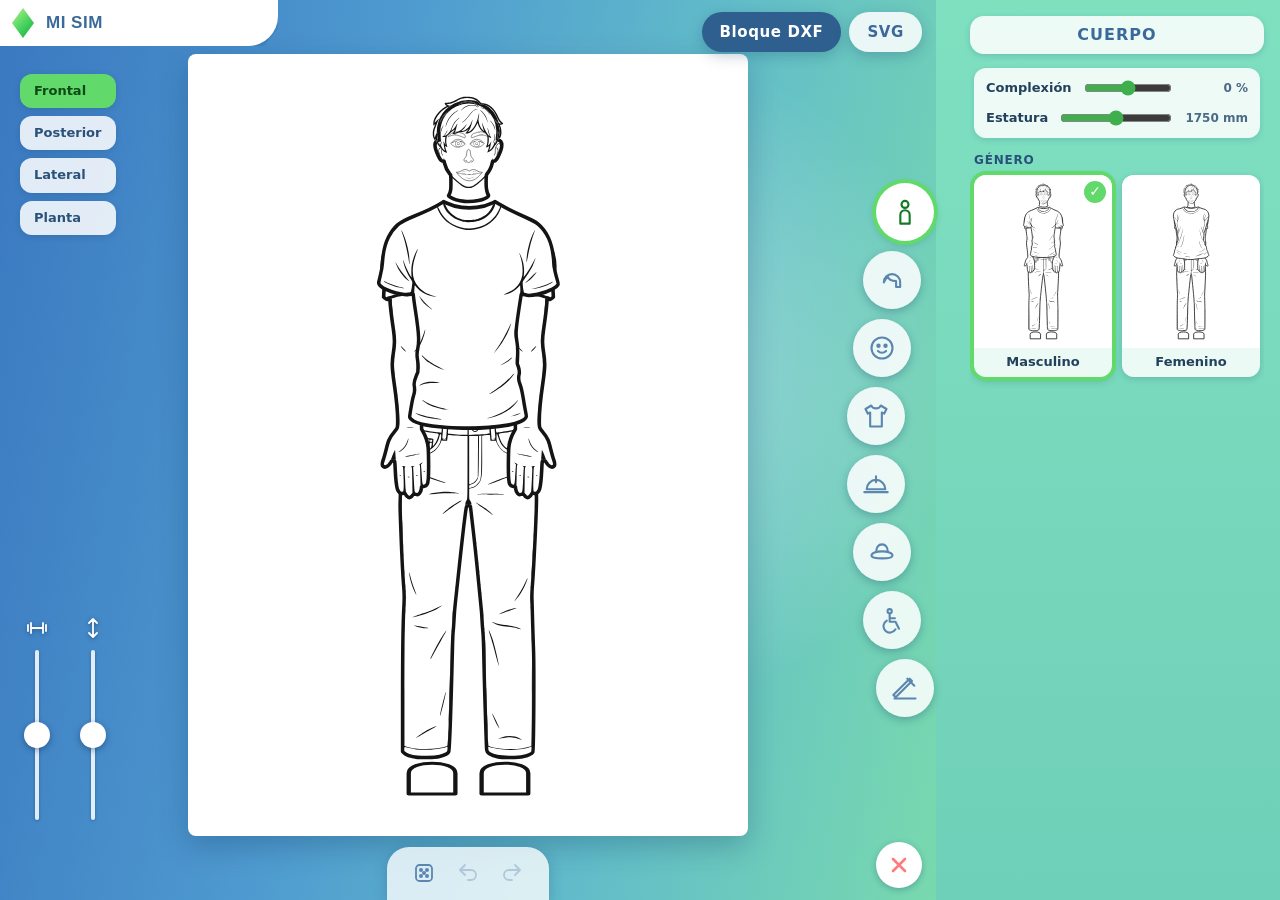
<file: index.html>
<!doctype html>
<html lang="es">
<head>
  <meta charset="utf-8">
  <meta name="viewport" content="width=device-width, initial-scale=1, viewport-fit=cover">
  <title>SIMply Creator</title>
  <meta name="description" content="Generador de figuras humanas de línea para arquitectura: personaliza cuerpo, cara, ropa, profesión y movilidad reducida, y exporta el SIM como bloque de AutoCAD o SVG.">
  <link rel="icon" href="data:image/svg+xml,%3Csvg xmlns='http://www.w3.org/2000/svg' viewBox='0 0 32 32'%3E%3Cpath d='M16 2l9 14-9 14-9-14z' fill='%2362d96b'/%3E%3C/svg%3E">
  <link rel="stylesheet" href="css/style.css">
  <link rel="stylesheet" href="css/app2d.css">
</head>
<body>
  <svg width="0" height="0" style="position:absolute" aria-hidden="true">
    <defs>
      <symbol id="i-body" viewBox="0 0 24 24"><circle cx="12" cy="5.5" r="3"/><path d="M8 22v-7.5a4 4 0 0 1 8 0V22M8.5 22h7"/></symbol>
      <symbol id="i-hair" viewBox="0 0 24 24"><path d="M5 14a7 7 0 0 1 14 0v4h-3.5v-5c-3.5 0-6.5-1.5-7.5-4.5C7 11 6 12.5 5 14z"/></symbol>
      <symbol id="i-face" viewBox="0 0 24 24"><circle cx="12" cy="12" r="9"/><circle cx="9" cy="10" r="1" fill="currentColor"/><circle cx="15" cy="10" r="1" fill="currentColor"/><path d="M8.5 14.5c2 2 5 2 7 0"/></symbol>
      <symbol id="i-clothes" viewBox="0 0 24 24"><path d="M8 3l-5 3 2 4 2-1v12h10V9l2 1 2-4-5-3c-.5 1.5-2 2.5-4 2.5S8.5 4.5 8 3z"/></symbol>
      <symbol id="i-profession" viewBox="0 0 24 24"><path d="M4 16.5a8 8 0 0 1 16 0z"/><path d="M2 19h20M12 5.5v5"/></symbol>
      <symbol id="i-accessory" viewBox="0 0 24 24"><path d="M3 15c0-2 4-3.5 9-3.5S21 13 21 15s-4 2.5-9 2.5S3 17 3 15z"/><path d="M7 12c0-4 2-6.5 5-6.5s5 2.5 5 6.5"/></symbol>
      <symbol id="i-mobility" viewBox="0 0 24 24"><circle cx="10" cy="4.5" r="1.8"/><path d="M10 7.5v6h5l3 6M10 10.5h4.5"/><path d="M7.5 12.5a5.5 5.5 0 1 0 7.5 7.5"/></symbol>
      <symbol id="i-style" viewBox="0 0 24 24"><path d="M4 20L18 6l-2-2L2 18z"/><path d="M14 4l6 6M3 21h18"/></symbol>
      <symbol id="i-dice" viewBox="0 0 24 24"><rect x="4" y="4" width="16" height="16" rx="3.5"/><circle cx="9" cy="9" r="1.1" fill="currentColor"/><circle cx="15" cy="15" r="1.1" fill="currentColor"/><circle cx="12" cy="12" r="1.1" fill="currentColor"/><circle cx="15" cy="9" r="1.1" fill="currentColor"/><circle cx="9" cy="15" r="1.1" fill="currentColor"/></symbol>
      <symbol id="i-undo" viewBox="0 0 24 24"><path d="M9 7L4 12l5 5M4.5 12H15a5 5 0 0 1 0 10h-3" transform="translate(0 -3)"/></symbol>
      <symbol id="i-redo" viewBox="0 0 24 24"><path d="M15 7l5 5-5 5M19.5 12H9a5 5 0 0 0 0 10h3" transform="translate(0 -3)"/></symbol>
      <symbol id="i-weight" viewBox="0 0 24 24"><path d="M3 9v6M6 7v10M18 7v10M21 9v6M6 12h12"/></symbol>
      <symbol id="i-height" viewBox="0 0 24 24"><path d="M12 3v18M8 7l4-4 4 4M8 17l4 4 4-4"/></symbol>
      <symbol id="i-close" viewBox="0 0 24 24"><path d="M6 6l12 12M18 6L6 18"/></symbol>
    </defs>
  </svg>

  <div class="sim">
    <main class="stage">
      <header class="name-pill">
        <span class="plumb" aria-hidden="true"></span>
        <input id="name" type="text" value="Mi SIM" maxlength="28" aria-label="Nombre del SIM" spellcheck="false">
      </header>

      <div class="views" role="radiogroup" aria-label="Vista" id="views"></div>

      <div class="paper"><div id="preview" class="preview" role="img" aria-label="Vista previa del SIM"></div></div>

      <div class="sliders" role="group" aria-label="Cuerpo">
        <label class="slider" title="Complexión"><svg class="ic"><use href="#i-weight"/></svg>
          <input id="s-weight" type="range" min="-1" max="1" step="0.05" value="0" aria-label="Complexión">
        </label>
        <label class="slider" title="Estatura"><svg class="ic"><use href="#i-height"/></svg>
          <input id="s-stature" type="range" min="-1" max="1" step="0.05" value="0" aria-label="Estatura">
        </label>
      </div>

      <div class="top-actions">
        <button id="btn-dxf" class="pill strong" title="Bloque de AutoCAD (.dxf): BLOCK + INSERT con atributos">Bloque DXF</button>
        <button id="btn-svg" class="pill" title="Dibujo vectorial (.svg)">SVG</button>
      </div>

      <div class="bar" role="toolbar" aria-label="Acciones">
        <button id="btn-random" class="round sm" title="Aleatorizar"><svg class="ic"><use href="#i-dice"/></svg></button>
        <button id="btn-undo" class="round sm" title="Deshacer (Ctrl+Z)" disabled><svg class="ic"><use href="#i-undo"/></svg></button>
        <button id="btn-redo" class="round sm" title="Rehacer (Ctrl+Mayús+Z)" disabled><svg class="ic"><use href="#i-redo"/></svg></button>
      </div>
      <p id="note" class="note" role="status" aria-live="polite"></p>

      <button id="btn-reset" class="round cancel" title="Resetear"><svg class="ic"><use href="#i-close"/></svg></button>
      <div id="toast" class="toast" role="status" aria-live="polite"></div>
    </main>

    <aside class="side">
      <nav id="arc" class="arc" aria-label="Categorías"></nav>
      <section class="panel">
        <h2 id="panel-title">Cuerpo</h2>
        <div id="panel-body" class="panel-body"></div>
      </section>
    </aside>
  </div>

  <p class="loading" id="loading">Cargando el kit de piezas…</p>
  <script type="module" src="js/app2d.js"></script>
</body>
</html>
</file>
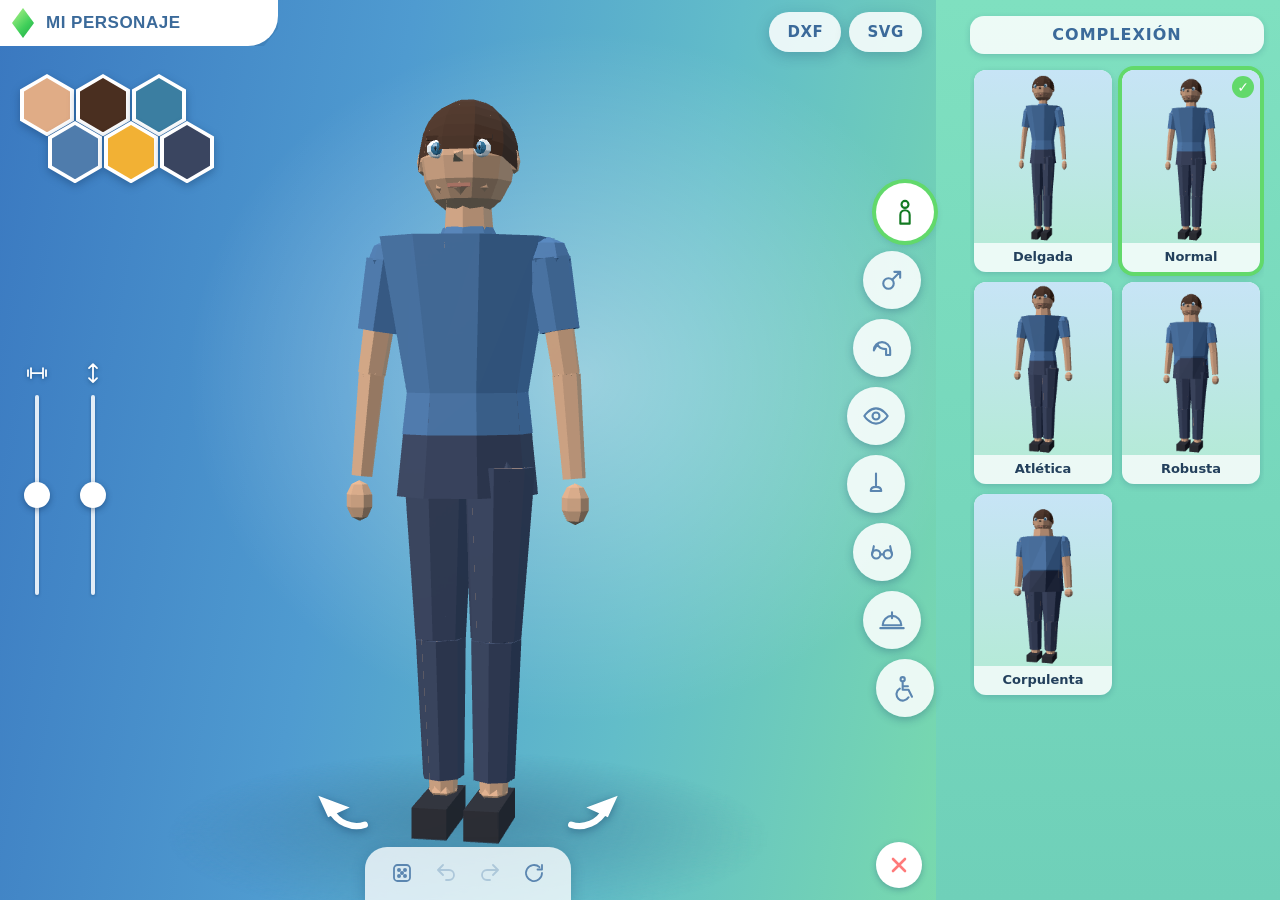
<file: index-3d.html>
<!doctype html>
<html lang="es">
<head>
  <meta charset="utf-8">
  <meta name="viewport" content="width=device-width, initial-scale=1, viewport-fit=cover">
  <title>SIMply Creator 3D</title>
  <meta name="description" content="Generador 3D low-poly de personajes: complexión, rasgos, género y profesión. Exporta a DXF y SVG.">
  <link rel="icon" href="data:image/svg+xml,%3Csvg xmlns='http://www.w3.org/2000/svg' viewBox='0 0 32 32'%3E%3Cpath d='M16 2l9 14-9 14-9-14z' fill='%2362d96b'/%3E%3C/svg%3E">
  <link rel="stylesheet" href="css/style.css">
  <script type="importmap">
  { "imports": { "three": "./js/vendor/three.module.js", "three/addons/": "./js/vendor/addons/" } }
  </script>
</head>
<body>
  <svg width="0" height="0" style="position:absolute" aria-hidden="true">
    <defs>
      <symbol id="i-complexion" viewBox="0 0 24 24"><circle cx="12" cy="5.5" r="3"/><path d="M8 22v-7.5a4 4 0 0 1 8 0V22M8.5 22h7"/></symbol>
      <symbol id="i-gender" viewBox="0 0 24 24"><circle cx="9" cy="15" r="4.5"/><path d="M12.4 11.6L19 5m-5 0h5v5"/></symbol>
      <symbol id="i-hair" viewBox="0 0 24 24"><path d="M5 14a7 7 0 0 1 14 0v4h-3.5v-5c-3.5 0-6.5-1.5-7.5-4.5C7 11 6 12.5 5 14z"/></symbol>
      <symbol id="i-eyes" viewBox="0 0 24 24"><path d="M2 12s4-6.5 10-6.5S22 12 22 12s-4 6.5-10 6.5S2 12 2 12z"/><circle cx="12" cy="12" r="3"/></symbol>
      <symbol id="i-nose" viewBox="0 0 24 24"><path d="M12 3v11.5c-3 0-4.5 1.5-4.5 3.5h9c0-2-1.5-3.5-4.5-3.5"/></symbol>
      <symbol id="i-facial" viewBox="0 0 24 24"><circle cx="7" cy="14" r="3.6"/><circle cx="17" cy="14" r="3.6"/><path d="M10.6 14h2.8M3.6 13.5L5 7m15.4 6.5L19 7"/></symbol>
      <symbol id="i-profession" viewBox="0 0 24 24"><path d="M4 16.5a8 8 0 0 1 16 0z"/><path d="M2 19h20M12 5.5v5"/></symbol>
      <symbol id="i-mobility" viewBox="0 0 24 24"><circle cx="10" cy="4.5" r="1.8"/><path d="M10 7.5v6h5l3 6M10 10.5h4.5"/><path d="M7.5 12.5a5.5 5.5 0 1 0 7.5 7.5"/></symbol>
      <symbol id="i-dice" viewBox="0 0 24 24"><rect x="4" y="4" width="16" height="16" rx="3.5"/><circle cx="9" cy="9" r="1.1" fill="currentColor"/><circle cx="15" cy="15" r="1.1" fill="currentColor"/><circle cx="12" cy="12" r="1.1" fill="currentColor"/><circle cx="15" cy="9" r="1.1" fill="currentColor"/><circle cx="9" cy="15" r="1.1" fill="currentColor"/></symbol>
      <symbol id="i-undo" viewBox="0 0 24 24"><path d="M9 7L4 12l5 5M4.5 12H15a5 5 0 0 1 0 10h-3" transform="translate(0 -3)"/></symbol>
      <symbol id="i-redo" viewBox="0 0 24 24"><path d="M15 7l5 5-5 5M19.5 12H9a5 5 0 0 0 0 10h3" transform="translate(0 -3)"/></symbol>
      <symbol id="i-spin" viewBox="0 0 24 24"><path d="M20 12a8 8 0 1 1-2.5-5.8M20 4v4.5h-4.5"/></symbol>
      <symbol id="i-weight" viewBox="0 0 24 24"><path d="M3 9v6M6 7v10M18 7v10M21 9v6M6 12h12"/></symbol>
      <symbol id="i-height" viewBox="0 0 24 24"><path d="M12 3v18M8 7l4-4 4 4M8 17l4 4 4-4"/></symbol>
      <symbol id="i-close" viewBox="0 0 24 24"><path d="M6 6l12 12M18 6L6 18"/></symbol>
      <symbol id="i-arrow" viewBox="0 0 64 48"><path d="M44 36C32 40 18 34 12 22" /><path d="M6 14l5 11 11-5z" fill="currentColor"/></symbol>
    </defs>
  </svg>

  <div class="sim">
    <!-- ================= Escenario ================= -->
    <main class="stage">
      <div id="viewport" class="viewport" role="img" aria-label="Personaje 3D. Arrastra para girar, rueda para acercar."></div>

      <header class="name-pill">
        <span class="plumb" aria-hidden="true"></span>
        <input id="name" type="text" value="Mi personaje" maxlength="28" aria-label="Nombre del personaje" spellcheck="false">
      </header>

      <div id="hexes" class="hexes" role="group" aria-label="Colores"></div>

      <div class="sliders" role="group" aria-label="Cuerpo">
        <label class="slider"><svg class="ic"><use href="#i-weight"/></svg>
          <input id="s-weight" type="range" min="-1" max="1" step="0.01" value="0" orient="vertical" aria-label="Peso">
        </label>
        <label class="slider"><svg class="ic"><use href="#i-height"/></svg>
          <input id="s-stature" type="range" min="-1" max="1" step="0.01" value="0" orient="vertical" aria-label="Estatura">
        </label>
      </div>

      <div class="top-actions">
        <button id="btn-dxf" class="pill" title="Exportar DXF (CAD, 3DFACE, mm)">DXF</button>
        <button id="btn-svg" class="pill" title="Exportar SVG (vector, vista actual)">SVG</button>
      </div>

      <div class="rot">
        <button id="rot-l" class="arrow" aria-label="Girar a la izquierda"><svg viewBox="0 0 64 48"><use href="#i-arrow"/></svg></button>
        <button id="rot-r" class="arrow flip" aria-label="Girar a la derecha"><svg viewBox="0 0 64 48"><use href="#i-arrow"/></svg></button>
      </div>

      <div class="bar" role="toolbar" aria-label="Acciones">
        <button id="btn-random" class="round sm" title="Aleatorizar"><svg class="ic"><use href="#i-dice"/></svg></button>
        <button id="btn-undo" class="round sm" title="Deshacer" disabled><svg class="ic"><use href="#i-undo"/></svg></button>
        <button id="btn-redo" class="round sm" title="Rehacer" disabled><svg class="ic"><use href="#i-redo"/></svg></button>
        <button id="btn-spin" class="round sm" aria-pressed="false" title="Giro automático"><svg class="ic"><use href="#i-spin"/></svg></button>
      </div>

      <button id="btn-reset" class="round cancel" title="Resetear"><svg class="ic"><use href="#i-close"/></svg></button>
      <div id="toast" class="toast" role="status" aria-live="polite"></div>
    </main>

    <!-- ================= Categorías + panel ================= -->
    <aside class="side">
      <nav id="arc" class="arc" aria-label="Categorías"></nav>
      <section class="panel" aria-live="polite">
        <h2 id="panel-title">Complexión</h2>
        <div id="grid" class="grid" role="listbox"></div>
      </section>
    </aside>
  </div>

  <script type="module" src="js/main.js"></script>
</body>
</html>
</file>
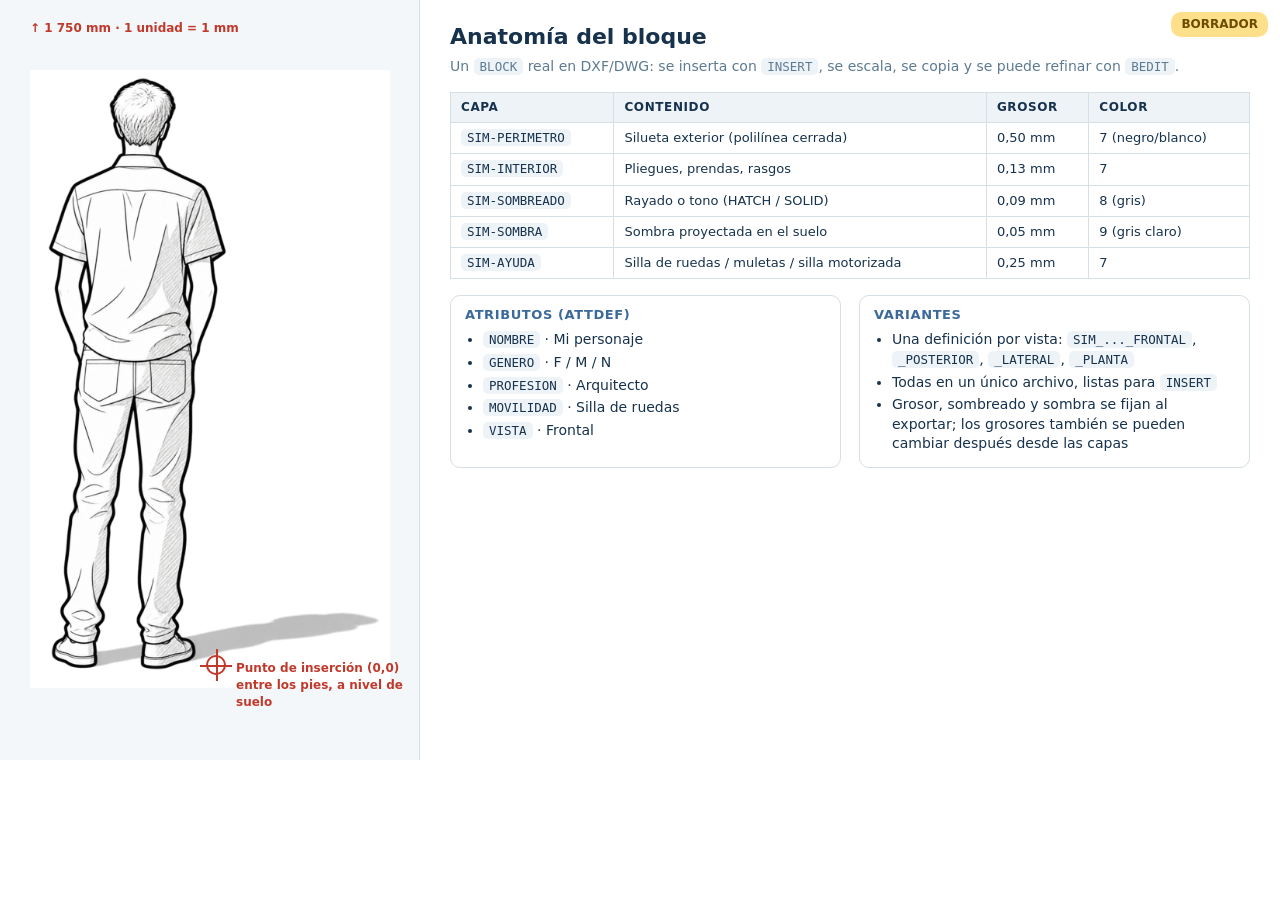
<file: docs/borradores/bloque.html>
<!doctype html><html lang="es"><head><meta charset="utf-8"><title>Borrador bloque</title>
<style>
*{box-sizing:border-box}body{margin:0;width:1280px;height:760px;font:14px/1.4 "Segoe UI",system-ui,sans-serif;color:#17324d;background:#fff;display:grid;grid-template-columns:420px 1fr;position:relative}
.draw{background:#f4f7fa;border-right:1px solid #d6dee6;position:relative}
.draw img{position:absolute;left:30px;top:70px;width:360px;height:auto}
.dim{position:absolute;border:0;color:#c0392b;font-size:12px;font-weight:700}
.ip{position:absolute;left:206px;top:655px;width:20px;height:20px;border:2px solid #c0392b;border-radius:50%;}
.ip:before,.ip:after{content:"";position:absolute;background:#c0392b}.ip:before{left:-8px;right:-8px;top:8px;height:2px}.ip:after{top:-8px;bottom:-8px;left:8px;width:2px}
.lab{position:absolute;color:#c0392b;font-size:12px;font-weight:700}
.right{padding:22px 30px;overflow:hidden}
h1{margin:0 0 4px;font-size:22px}p.s{margin:0 0 16px;color:#5d7a93}
table{border-collapse:collapse;width:100%;font-size:13px;margin-bottom:16px}th,td{border:1px solid #d6dee6;padding:6px 10px;text-align:left}th{background:#eef3f8;font-size:12px;text-transform:uppercase;letter-spacing:.6px}
.sw{display:inline-block;width:46px;vertical-align:middle;border-top:0 solid #000}
code{background:#eef3f8;padding:1px 6px;border-radius:5px;font-size:12.5px}
.two{display:grid;grid-template-columns:1fr 1fr;gap:18px}.box{border:1px solid #d6dee6;border-radius:10px;padding:10px 14px}.box h3{margin:0 0 6px;font-size:13px;text-transform:uppercase;letter-spacing:.6px;color:#3b6a9a}.box li{margin:3px 0}ul{margin:0;padding-left:18px}
.tag{position:absolute;right:12px;top:12px;background:#ffe08a;color:#6b4b00;padding:4px 10px;border-radius:10px;font-size:12px;font-weight:700}
</style></head><body>
<div class="draw"><img src="img/figura.png" alt="">
 <div class="ip"></div><div class="lab" style="left:236px;top:660px">Punto de inserción (0,0)<br>entre los pies, a nivel de suelo</div>
 <div class="dim" style="left:30px;top:20px">↑ 1 750 mm · 1 unidad = 1 mm</div></div>
<div class="right"><h1>Anatomía del bloque</h1><p class="s">Un <code>BLOCK</code> real en DXF/DWG: se inserta con <code>INSERT</code>, se escala, se copia y se puede refinar con <code>BEDIT</code>.</p>
<table><tr><th>Capa</th><th>Contenido</th><th>Grosor</th><th>Color</th></tr>
<tr><td><code>SIM-PERIMETRO</code></td><td>Silueta exterior (polilínea cerrada)</td><td>0,50 mm</td><td>7 (negro/blanco)</td></tr>
<tr><td><code>SIM-INTERIOR</code></td><td>Pliegues, prendas, rasgos</td><td>0,13 mm</td><td>7</td></tr>
<tr><td><code>SIM-SOMBREADO</code></td><td>Rayado o tono (HATCH / SOLID)</td><td>0,09 mm</td><td>8 (gris)</td></tr>
<tr><td><code>SIM-SOMBRA</code></td><td>Sombra proyectada en el suelo</td><td>0,05 mm</td><td>9 (gris claro)</td></tr>
<tr><td><code>SIM-AYUDA</code></td><td>Silla de ruedas / muletas / silla motorizada</td><td>0,25 mm</td><td>7</td></tr></table>
<div class="two">
<div class="box"><h3>Atributos (ATTDEF)</h3><ul><li><code>NOMBRE</code> · Mi personaje</li><li><code>GENERO</code> · F / M / N</li><li><code>PROFESION</code> · Arquitecto</li><li><code>MOVILIDAD</code> · Silla de ruedas</li><li><code>VISTA</code> · Frontal</li></ul></div>
<div class="box"><h3>Variantes</h3><ul><li>Una definición por vista: <code>SIM_..._FRONTAL</code>, <code>_POSTERIOR</code>, <code>_LATERAL</code>, <code>_PLANTA</code></li><li>Todas en un único archivo, listas para <code>INSERT</code></li><li>Grosor, sombreado y sombra se fijan al exportar; los grosores también se pueden cambiar después desde las capas</li></ul></div></div>
</div><div class="tag">BORRADOR</div></body></html>
</file>
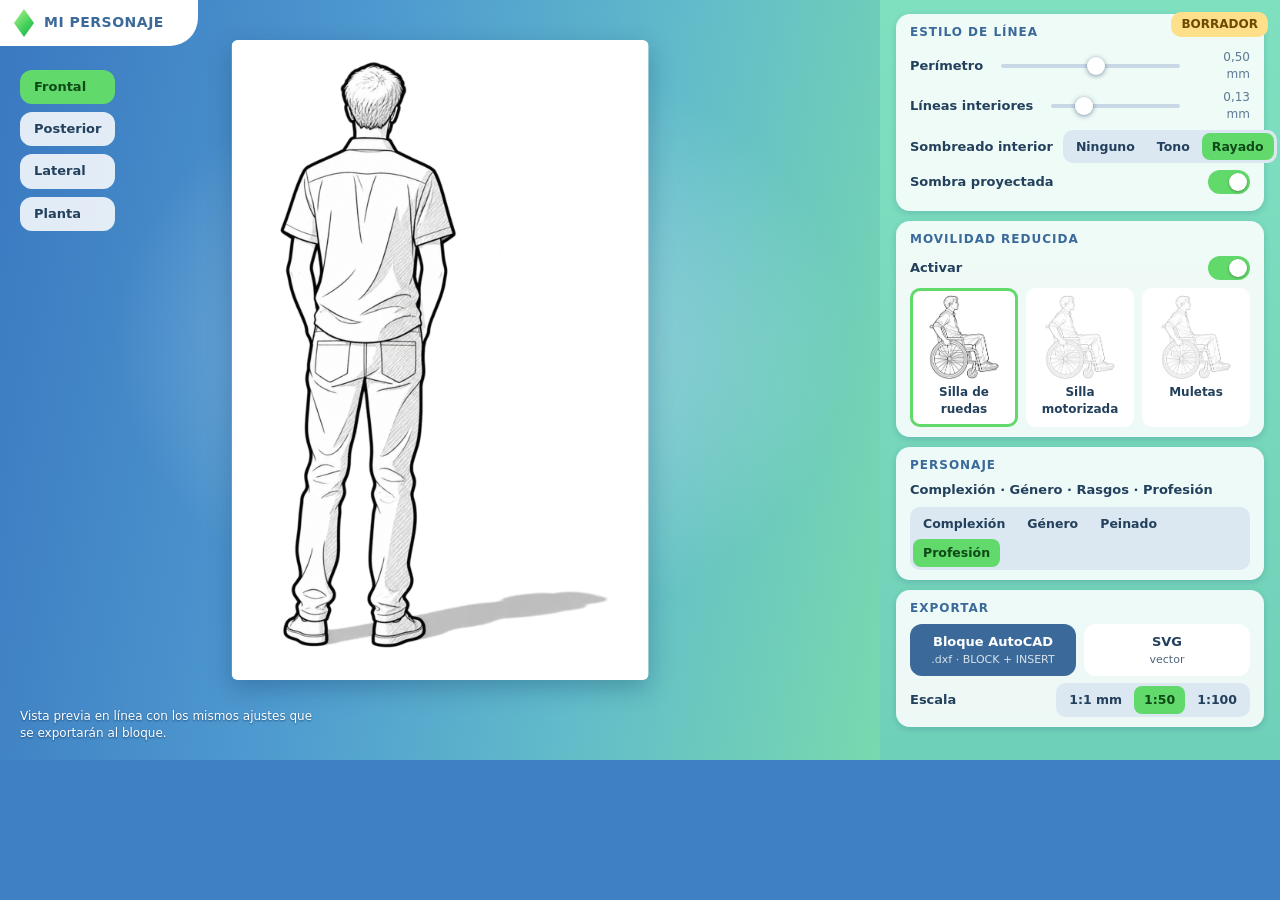
<file: docs/borradores/interfaz.html>
<!doctype html><html lang="es"><head><meta charset="utf-8"><title>Borrador interfaz</title>
<style>
*{box-sizing:border-box}body{margin:0;width:1280px;height:760px;font:14px/1.4 "Segoe UI",system-ui,sans-serif;color:#23405c;display:grid;grid-template-columns:1fr 400px;background:#3f7fc4}
.stage{position:relative;background:radial-gradient(60% 55% at 55% 45%,rgba(255,255,255,.4),transparent 70%),linear-gradient(100deg,#3a78c0,#4f9bd0 40%,#62bdc9 70%,#78d9ae)}
.stage img.fig{position:absolute;left:50%;top:40px;height:640px;transform:translateX(-50%);background:#fff;padding:14px 30px;border-radius:6px;box-shadow:0 8px 24px rgba(10,50,90,.3)}
.name{position:absolute;top:0;left:0;background:#fff;padding:9px 34px 9px 14px;font-weight:800;letter-spacing:.5px;text-transform:uppercase;color:#3b6a9a;border-radius:0 0 28px 0;display:flex;gap:10px;align-items:center}
.name i{width:20px;height:28px;background:linear-gradient(135deg,#b6f58a,#3fcf5a 60%,#20a845);clip-path:polygon(50% 0,100% 50%,50% 100%,0 50%)}
.views{position:absolute;left:20px;top:70px;display:flex;flex-direction:column;gap:8px}
.views b{background:rgba(255,255,255,.85);padding:8px 14px;border-radius:12px;font-size:13px}
.views b.on{background:#62d96b;color:#0d4a17}
.note{position:absolute;left:20px;bottom:18px;color:#fff;font-size:12px;text-shadow:0 1px 2px rgba(0,40,80,.6);max-width:300px}
.panel{background:linear-gradient(180deg,#7fe0c0,#6fd0b9);padding:14px 16px;overflow:hidden;display:flex;flex-direction:column;gap:10px}
.card{background:rgba(255,255,255,.88);border-radius:14px;padding:10px 14px;box-shadow:0 2px 6px rgba(20,60,100,.18)}
h2{margin:0 0 8px;font-size:12px;letter-spacing:1px;text-transform:uppercase;color:#3b6a9a}
.row{display:flex;align-items:center;justify-content:space-between;gap:10px;margin:7px 0}
.row label{font-weight:600;font-size:13px;white-space:nowrap}
.sl{flex:1;height:4px;background:#c9d8e6;border-radius:4px;position:relative;margin:0 8px}.sl i{position:absolute;top:-7px;width:18px;height:18px;border-radius:50%;background:#fff;box-shadow:0 1px 5px rgba(10,40,80,.5)}
.val{font-variant-numeric:tabular-nums;font-size:12px;width:52px;text-align:right;color:#5d7a93}
.seg{display:flex;background:#dbe7f1;border-radius:10px;padding:3px;gap:2px}.seg span{padding:5px 10px;border-radius:8px;font-size:12.5px;font-weight:600}.seg .on{background:#62d96b;color:#0d4a17}
.sw{width:42px;height:24px;border-radius:12px;background:#c9d8e6;position:relative}.sw.on{background:#62d96b}.sw:after{content:"";position:absolute;top:3px;left:3px;width:18px;height:18px;border-radius:50%;background:#fff;box-shadow:0 1px 3px rgba(0,0,0,.3)}.sw.on:after{left:21px}
.aids{display:grid;grid-template-columns:repeat(3,1fr);gap:8px;margin-top:8px}
.aid{background:#fff;border-radius:10px;text-align:center;font-size:12px;font-weight:700;padding:4px 4px 6px;border:3px solid transparent}.aid.on{border-color:#62d96b}.aid img{width:100%;height:84px;object-fit:contain}
.exp{display:flex;gap:8px}.exp b{flex:1;text-align:center;background:#fff;border-radius:12px;padding:9px 4px;font-size:13px}.exp b.main{background:#3b6a9a;color:#fff}.exp small{display:block;font-weight:400;font-size:11px;opacity:.8}
.tag{position:absolute;right:12px;top:12px;background:#ffe08a;color:#6b4b00;padding:4px 10px;border-radius:10px;font-size:12px;font-weight:700}
</style></head><body>
<div class="stage"><div class="name"><i></i>Mi personaje</div>
 <img class="fig" src="img/figura.png" alt="">
 <div class="views"><b class="on">Frontal</b><b>Posterior</b><b>Lateral</b><b>Planta</b></div>
 <div class="note">Vista previa en línea con los mismos ajustes que se exportarán al bloque.</div></div>
<div class="panel">
 <div class="card"><h2>Estilo de línea</h2>
  <div class="row"><label>Perímetro</label><div class="sl"><i style="left:48%"></i></div><span class="val">0,50 mm</span></div>
  <div class="row"><label>Líneas interiores</label><div class="sl"><i style="left:18%"></i></div><span class="val">0,13 mm</span></div>
  <div class="row"><label>Sombreado interior</label><div class="seg"><span>Ninguno</span><span>Tono</span><span class="on">Rayado</span></div></div>
  <div class="row"><label>Sombra proyectada</label><div class="sw on"></div></div></div>
 <div class="card"><h2>Movilidad reducida</h2>
  <div class="row"><label>Activar</label><div class="sw on"></div></div>
  <div class="aids"><div class="aid on"><img src="img/silla.png" alt="">Silla de ruedas</div><div class="aid"><img src="img/silla.png" alt="" style="opacity:.35">Silla motorizada</div><div class="aid"><img src="img/silla.png" alt="" style="opacity:.35">Muletas</div></div></div>
 <div class="card"><h2>Personaje</h2>
  <div class="row"><label>Complexión · Género · Rasgos · Profesión</label></div>
  <div class="seg" style="flex-wrap:wrap"><span>Complexión</span><span>Género</span><span>Peinado</span><span class="on">Profesión</span></div></div>
 <div class="card"><h2>Exportar</h2>
  <div class="exp"><b class="main">Bloque AutoCAD<small>.dxf · BLOCK + INSERT</small></b><b>SVG<small>vector</small></b></div>
  <div class="row" style="margin-bottom:0"><label>Escala</label><div class="seg"><span>1:1 mm</span><span class="on">1:50</span><span>1:100</span></div></div></div>
</div><div class="tag">BORRADOR</div></body></html>
</file>
<file: css/style.css>
:root {
  --blue: #3f7fc4;
  --teal: #5fb7cf;
  --mint: #79d8b0;
  --ink: #23405c;
  --muted: #5d7a93;
  --glass: rgba(255, 255, 255, .62);
  --glass-strong: rgba(255, 255, 255, .86);
  --green: #62d96b;
  --green-ink: #137a22;
  --danger: #ff7a7a;
  --shadow: 0 4px 14px rgba(20, 60, 100, .25);
  color-scheme: light;
}

* { box-sizing: border-box; }
html, body { height: 100%; margin: 0; overflow: hidden; }
body {
  font: 15px/1.4 "Segoe UI", system-ui, -apple-system, Roboto, "Helvetica Neue", sans-serif;
  color: var(--ink);
  background: var(--blue);
  -webkit-font-smoothing: antialiased;
}
button { font: inherit; color: inherit; cursor: pointer; }
:focus-visible { outline: 3px solid #fff; outline-offset: 2px; box-shadow: 0 0 0 5px rgba(35, 64, 92, .5); }
.ic { width: 24px; height: 24px; fill: none; stroke: currentColor; stroke-width: 1.8; stroke-linecap: round; stroke-linejoin: round; }

/* ---------- Estructura ---------- */
.sim { height: 100%; display: grid; grid-template-columns: minmax(0, 1fr) auto; }

.stage {
  position: relative; min-width: 0; overflow: hidden;
  background:
    radial-gradient(60% 55% at 62% 42%, rgba(255, 255, 255, .38), rgba(255, 255, 255, 0) 70%),
    linear-gradient(100deg, #3a78c0 0%, #4f9bd0 38%, #62bdc9 68%, #78d9ae 100%);
}
.viewport { position: absolute; inset: 0; touch-action: none; }
.viewport canvas { display: block; width: 100%; height: 100%; cursor: grab; }
.viewport canvas:active { cursor: grabbing; }

/* ---------- Nombre ---------- */
.name-pill {
  position: absolute; top: 0; left: 0; z-index: 3;
  display: flex; align-items: center; gap: 10px;
  padding: 8px 34px 8px 12px; background: #fff;
  border-radius: 0 0 30px 0; box-shadow: var(--shadow);
  clip-path: polygon(0 0, 100% 0, 100% 62%, calc(100% - 14px) 100%, 0 100%);
}
.plumb {
  width: 22px; height: 30px; flex: none;
  background: linear-gradient(135deg, #b6f58a, #3fcf5a 60%, #20a845);
  clip-path: polygon(50% 0, 100% 50%, 50% 100%, 0 50%);
  filter: drop-shadow(0 1px 1px rgba(0, 0, 0, .3));
}
.name-pill input {
  border: 0; background: none; font-size: 17px; font-weight: 700; letter-spacing: .5px;
  text-transform: uppercase; color: #3b6a9a; width: 200px; max-width: 46vw;
}
.name-pill input:focus { outline: 0; }
.name-pill:focus-within { box-shadow: 0 0 0 3px var(--green), var(--shadow); }

/* ---------- Hexágonos de color ---------- */
.hexes { position: absolute; top: 74px; left: 20px; z-index: 2; width: 190px; height: 120px; }
.hex {
  --size: 54px;
  position: absolute; width: var(--size); height: calc(var(--size) * 1.1547); cursor: pointer;
  filter: drop-shadow(0 3px 4px rgba(10, 40, 80, .35));
  transition: transform .15s;
}
.hex:hover { transform: translateY(-2px) scale(1.06); }
.hex .shape {
  position: absolute; inset: 0; background: #fff;
  clip-path: polygon(50% 0, 100% 25%, 100% 75%, 50% 100%, 0 75%, 0 25%);
}
.hex .fill {
  position: absolute; inset: 4px; background: var(--c, #ccc);
  clip-path: polygon(50% 0, 100% 25%, 100% 75%, 50% 100%, 0 75%, 0 25%);
}
.hex span {
  position: absolute; left: 0; right: 0; bottom: -17px; text-align: center; font-size: 11px; font-weight: 700;
  color: #fff; text-shadow: 0 1px 2px rgba(0, 40, 80, .7); pointer-events: none;
}
.hex input { position: absolute; inset: 0; width: 100%; height: 100%; opacity: 0; cursor: pointer; border: 0; padding: 0; }
.hex:focus-within .shape { background: var(--green); }

/* ---------- Sliders verticales ---------- */
.sliders { position: absolute; left: 22px; top: 50%; transform: translateY(-38%); display: flex; gap: 26px; z-index: 2; }
.slider { display: flex; flex-direction: column; align-items: center; gap: 10px; color: #fff; }
.slider .ic { filter: drop-shadow(0 1px 2px rgba(0, 40, 80, .5)); }
.slider input {
  -webkit-appearance: none; appearance: none; background: transparent;
  writing-mode: vertical-lr; direction: rtl; width: 30px; height: 200px; margin: 0; cursor: pointer;
}
.slider input::-webkit-slider-runnable-track { width: 4px; border-radius: 4px; background: rgba(255, 255, 255, .85); box-shadow: 0 1px 3px rgba(0, 40, 80, .35); }
.slider input::-moz-range-track { width: 4px; border-radius: 4px; background: rgba(255, 255, 255, .85); }
.slider input::-webkit-slider-thumb {
  -webkit-appearance: none; width: 26px; height: 26px; margin-left: -11px; border-radius: 50%;
  background: #fff; border: 0; box-shadow: 0 2px 6px rgba(10, 40, 80, .45);
}
.slider input::-moz-range-thumb { width: 26px; height: 26px; border-radius: 50%; background: #fff; border: 0; box-shadow: 0 2px 6px rgba(10, 40, 80, .45); }

/* ---------- Esquinas y barras ---------- */
.top-actions { position: absolute; top: 12px; right: 14px; display: flex; gap: 8px; z-index: 3; }
.pill {
  border: 0; height: 40px; padding: 0 18px; border-radius: 20px; background: var(--glass-strong);
  font-weight: 800; letter-spacing: .6px; color: #3b6a9a; box-shadow: var(--shadow); transition: transform .1s, background .15s;
}
.pill:hover { background: #fff; transform: translateY(-1px); }
.pill:active { transform: scale(.96); }

.rot { position: absolute; left: 50%; bottom: 62px; transform: translateX(-50%); width: min(300px, 80%); display: flex; justify-content: space-between; z-index: 2; pointer-events: none; }
.arrow { pointer-events: auto; border: 0; background: none; color: #fff; width: 68px; height: 52px; padding: 0; filter: drop-shadow(0 2px 4px rgba(10, 50, 90, .45)); transition: transform .1s; }
.arrow svg { width: 100%; height: 100%; fill: none; stroke: currentColor; stroke-width: 6; stroke-linecap: round; }
.arrow.flip svg { transform: scaleX(-1); }
.arrow:active { transform: scale(.9); }

.bar {
  position: absolute; left: 50%; bottom: 0; transform: translateX(-50%); z-index: 3;
  display: flex; gap: 6px; padding: 7px 18px 8px; background: rgba(255, 255, 255, .78);
  border-radius: 22px 22px 0 0; box-shadow: var(--shadow);
}
.round {
  display: grid; place-items: center; border: 0; border-radius: 50%; background: #fff; color: #5b86b0;
  box-shadow: 0 2px 6px rgba(20, 60, 100, .3); transition: transform .1s, background .15s, color .15s;
}
.round.sm { width: 38px; height: 38px; background: transparent; box-shadow: none; }
.round.sm:hover { background: rgba(98, 217, 107, .25); }
.round:active { transform: scale(.92); }
.round:disabled { opacity: .35; cursor: default; }
.round[aria-pressed="true"] { background: var(--green); color: #fff; }
.cancel { position: absolute; right: 14px; bottom: 12px; z-index: 3; width: 46px; height: 46px; background: #fff; color: var(--danger); }
.cancel .ic { stroke-width: 2.6; }
.cancel:hover { background: var(--danger); color: #fff; }

.toast {
  position: absolute; left: 50%; bottom: 66px; transform: translate(-50%, 10px); z-index: 4;
  background: var(--glass-strong); color: var(--ink); padding: 8px 16px; border-radius: 999px; font-size: 13px; font-weight: 600;
  box-shadow: var(--shadow); opacity: 0; pointer-events: none; transition: opacity .25s, transform .25s; max-width: 92%; white-space: nowrap; overflow: hidden; text-overflow: ellipsis;
}
.toast.show { opacity: 1; transform: translate(-50%, 0); }

/* ---------- Categorías (arco) + panel ---------- */
.side { display: flex; height: 100%; min-height: 0; background: linear-gradient(180deg, #7fe0c0, #6fd0b9); box-shadow: -6px 0 18px rgba(10, 60, 80, .18); }
.arc {
  position: relative; width: 86px; flex: none; margin-left: -60px; z-index: 3; /* sobresale sobre el escenario */
  display: flex; flex-direction: column; justify-content: center; gap: 10px; padding: 12px 0;
  pointer-events: none; /* la columna sobresale sobre el escenario: solo los botones son clicables */
}
.arc > * { pointer-events: auto; }
.cat {
  --dx: 0px;
  width: 58px; height: 58px; border: 0; border-radius: 50%; background: var(--glass-strong); color: #5b86b0;
  display: grid; place-items: center; transform: translateX(var(--dx)); box-shadow: 0 3px 8px rgba(20, 60, 100, .3);
  transition: transform .15s, background .15s, color .15s;
}
.cat .ic { width: 28px; height: 28px; }
.cat:hover { background: #fff; }
.cat[aria-pressed="true"] { background: #fff; color: var(--green-ink); box-shadow: 0 0 0 4px var(--green), 0 3px 8px rgba(20, 60, 100, .3); }
.cat::after {
  content: attr(data-label); position: absolute; right: calc(100% + 8px); top: 50%; transform: translateY(-50%);
  background: rgba(35, 64, 92, .9); color: #fff; font-size: 12px; font-weight: 700; padding: 3px 9px; border-radius: 10px;
  opacity: 0; pointer-events: none; white-space: nowrap; transition: opacity .15s;
}
.cat:hover::after, .cat:focus-visible::after { opacity: 1; }

.panel { width: 318px; padding: 16px 16px 16px 8px; display: flex; flex-direction: column; min-height: 0; }
.panel h2 {
  margin: 0 0 12px; padding: 8px 14px; font-size: 16px; text-transform: uppercase; letter-spacing: 1px;
  color: #3b6a9a; background: var(--glass-strong); border-radius: 14px; text-align: center; box-shadow: 0 2px 6px rgba(20, 60, 100, .18);
}
.grid {
  flex: 1; overflow-y: auto; display: grid; grid-template-columns: 1fr 1fr; gap: 10px; align-content: start; grid-auto-rows: max-content; padding: 4px 4px 12px;
  scrollbar-width: thin; scrollbar-color: rgba(255, 255, 255, .8) transparent;
}
.card {
  position: relative; border: 0; padding: 0 0 6px; border-radius: 12px; background: var(--glass-strong); text-align: center;
  box-shadow: 0 2px 6px rgba(20, 60, 100, .2); transition: transform .12s, box-shadow .15s;
}
.card:hover { transform: translateY(-2px); }
.card img { display: block; border-radius: 12px 12px 0 0; width: 100%; height: auto; aspect-ratio: 4 / 5; object-fit: cover; background: linear-gradient(180deg, #c7e4f6, #b5ead8); }
.card span { display: block; padding: 5px 4px 0; font-size: 13px; font-weight: 700; color: var(--ink); }
.card[aria-selected="true"] { box-shadow: 0 0 0 4px var(--green), 0 3px 8px rgba(20, 60, 100, .3); }
.card[aria-selected="true"]::after {
  content: "✓"; position: absolute; top: 6px; right: 6px; width: 22px; height: 22px; border-radius: 50%;
  background: var(--green); color: #fff; font-weight: 900; font-size: 14px; display: grid; place-items: center;
}

/* ---------- Móvil / estrecho ---------- */
@media (max-width: 860px) {
  html, body { overflow: auto; }
  .sim { height: auto; min-height: 100%; grid-template-columns: minmax(0, 1fr); grid-template-rows: 62vh auto; }
  .side { min-width: 0; }
  .stage { height: 62vh; }
  .side { flex-direction: column; height: auto; box-shadow: 0 -6px 18px rgba(10, 60, 80, .18); }
  .arc { width: auto; margin: 0; flex-direction: row; overflow-x: auto; justify-content: flex-start; padding: 12px 12px 4px; gap: 8px; }
  .cat { transform: none !important; flex: none; width: 52px; height: 52px; }
  .cat::after { display: none; }
  .panel { width: auto; padding: 8px 12px 16px; max-height: 46vh; }
  .grid { grid-template-columns: repeat(auto-fill, minmax(108px, 1fr)); }
  .sliders { left: 10px; transform: translateY(-45%); gap: 14px; }
  .slider input { height: 140px; }
  .hexes { transform: scale(.82); transform-origin: top left; left: 10px; top: 62px; }
  .rot { bottom: 56px; }
  .top-actions { top: 10px; right: 10px; }
  .name-pill input { width: 130px; font-size: 15px; }
}

@media (prefers-reduced-motion: reduce) { * { transition: none !important; } }
</file>
<file: css/app2d.css>
/* Ajustes de la interfaz 2D (se suma a style.css) */

.paper {
  position: absolute; left: 50%; top: 54px; bottom: 64px; transform: translateX(-50%);
  width: min(560px, calc(100% - 240px)); background: #fff; border-radius: 8px;
  box-shadow: 0 10px 30px rgba(10, 50, 90, .28); display: flex; align-items: center; justify-content: center; padding: 18px;
}
.preview { width: 100%; height: 100%; display: flex; align-items: center; justify-content: center; }
.preview svg { max-width: 100%; max-height: 100%; height: 100%; width: auto; }

.views { position: absolute; left: 20px; top: 74px; display: flex; flex-direction: column; gap: 8px; z-index: 2; }
.views button {
  border: 0; border-radius: 12px; padding: 8px 14px; min-width: 96px; text-align: left; font-weight: 700; font-size: 13px;
  background: rgba(255, 255, 255, .85); color: #2a5179; box-shadow: 0 2px 6px rgba(20, 60, 100, .2); cursor: pointer;
}
.views button[aria-checked="true"] { background: var(--green); color: #0d4a17; }
.sliders { top: auto; bottom: 80px; transform: none; }
.slider input { height: 170px; }

.pill.strong { background: #2f5f8f; color: #fff; }
.pill.strong:hover { background: #3a6fa3; }

.note {
  position: absolute; left: 50%; bottom: 58px; transform: translateX(-50%); margin: 0; z-index: 3; max-width: min(520px, 70%);
  font-size: 12px; font-weight: 600; color: #6b4b00; background: #ffe9a8; padding: 5px 12px; border-radius: 10px; text-align: center;
}
.note:empty { display: none; }

.panel-body { flex: 1; overflow-y: auto; display: flex; flex-direction: column; gap: 14px; padding: 2px 4px 14px; }
.group-label { margin: 0 0 6px; font-size: 12px; font-weight: 800; letter-spacing: .8px; text-transform: uppercase; color: #2a5179; }
.grid { overflow: visible; padding: 0; }
.card .thumb { display: flex; align-items: flex-end; justify-content: center; aspect-ratio: 4 / 5; background: #fff; border-radius: 12px 12px 0 0; padding: 6px; overflow: hidden; }
.card .thumb svg { max-width: 100%; max-height: 100%; width: auto; height: 100%; }

.ctrl { background: var(--glass-strong); border-radius: 12px; padding: 10px 12px; box-shadow: 0 2px 6px rgba(20, 60, 100, .15); display: flex; flex-direction: column; gap: 10px; }
.row { display: flex; align-items: center; gap: 10px; justify-content: space-between; font-size: 13px; font-weight: 600; }
.row input[type="range"] { flex: 1; accent-color: #3fae4d; min-width: 0; }
.row output { font-variant-numeric: tabular-nums; font-size: 12px; color: #4b6a86; min-width: 64px; text-align: right; }
.seg { display: flex; background: #dbe7f1; border-radius: 10px; padding: 3px; gap: 2px; }
.seg button { border: 0; background: none; padding: 6px 10px; border-radius: 8px; font-size: 12.5px; font-weight: 700; color: #2a5179; cursor: pointer; }
.seg button[aria-checked="true"] { background: var(--green); color: #0d4a17; }
.switch { width: 44px; height: 26px; border-radius: 13px; border: 0; background: #c9d8e6; position: relative; cursor: pointer; flex: none; }
.switch::after { content: ""; position: absolute; top: 3px; left: 3px; width: 20px; height: 20px; border-radius: 50%; background: #fff; box-shadow: 0 1px 3px rgba(0, 0, 0, .3); transition: left .15s; }
.switch[aria-checked="true"] { background: var(--green); }
.switch[aria-checked="true"]::after { left: 21px; }
.hint { margin: 0; font-size: 12px; color: #4b6a86; font-weight: 500; }

.loading { position: fixed; inset: 0; display: grid; place-items: center; margin: 0; background: rgba(63, 127, 196, .9); color: #fff; font-weight: 700; z-index: 50; }
.loading[hidden] { display: none; }

@media (max-width: 860px) {
  .paper { position: absolute; top: 56px; bottom: 60px; width: calc(100% - 120px); left: auto; right: 12px; transform: none; padding: 8px; }
  .views { top: 64px; left: 10px; }
  .views button { min-width: 0; padding: 6px 10px; font-size: 12px; }
  .sliders { bottom: 70px; left: 14px; }
  .slider input { height: 110px; }
  .note { bottom: 54px; max-width: 90%; }
}
</file>
